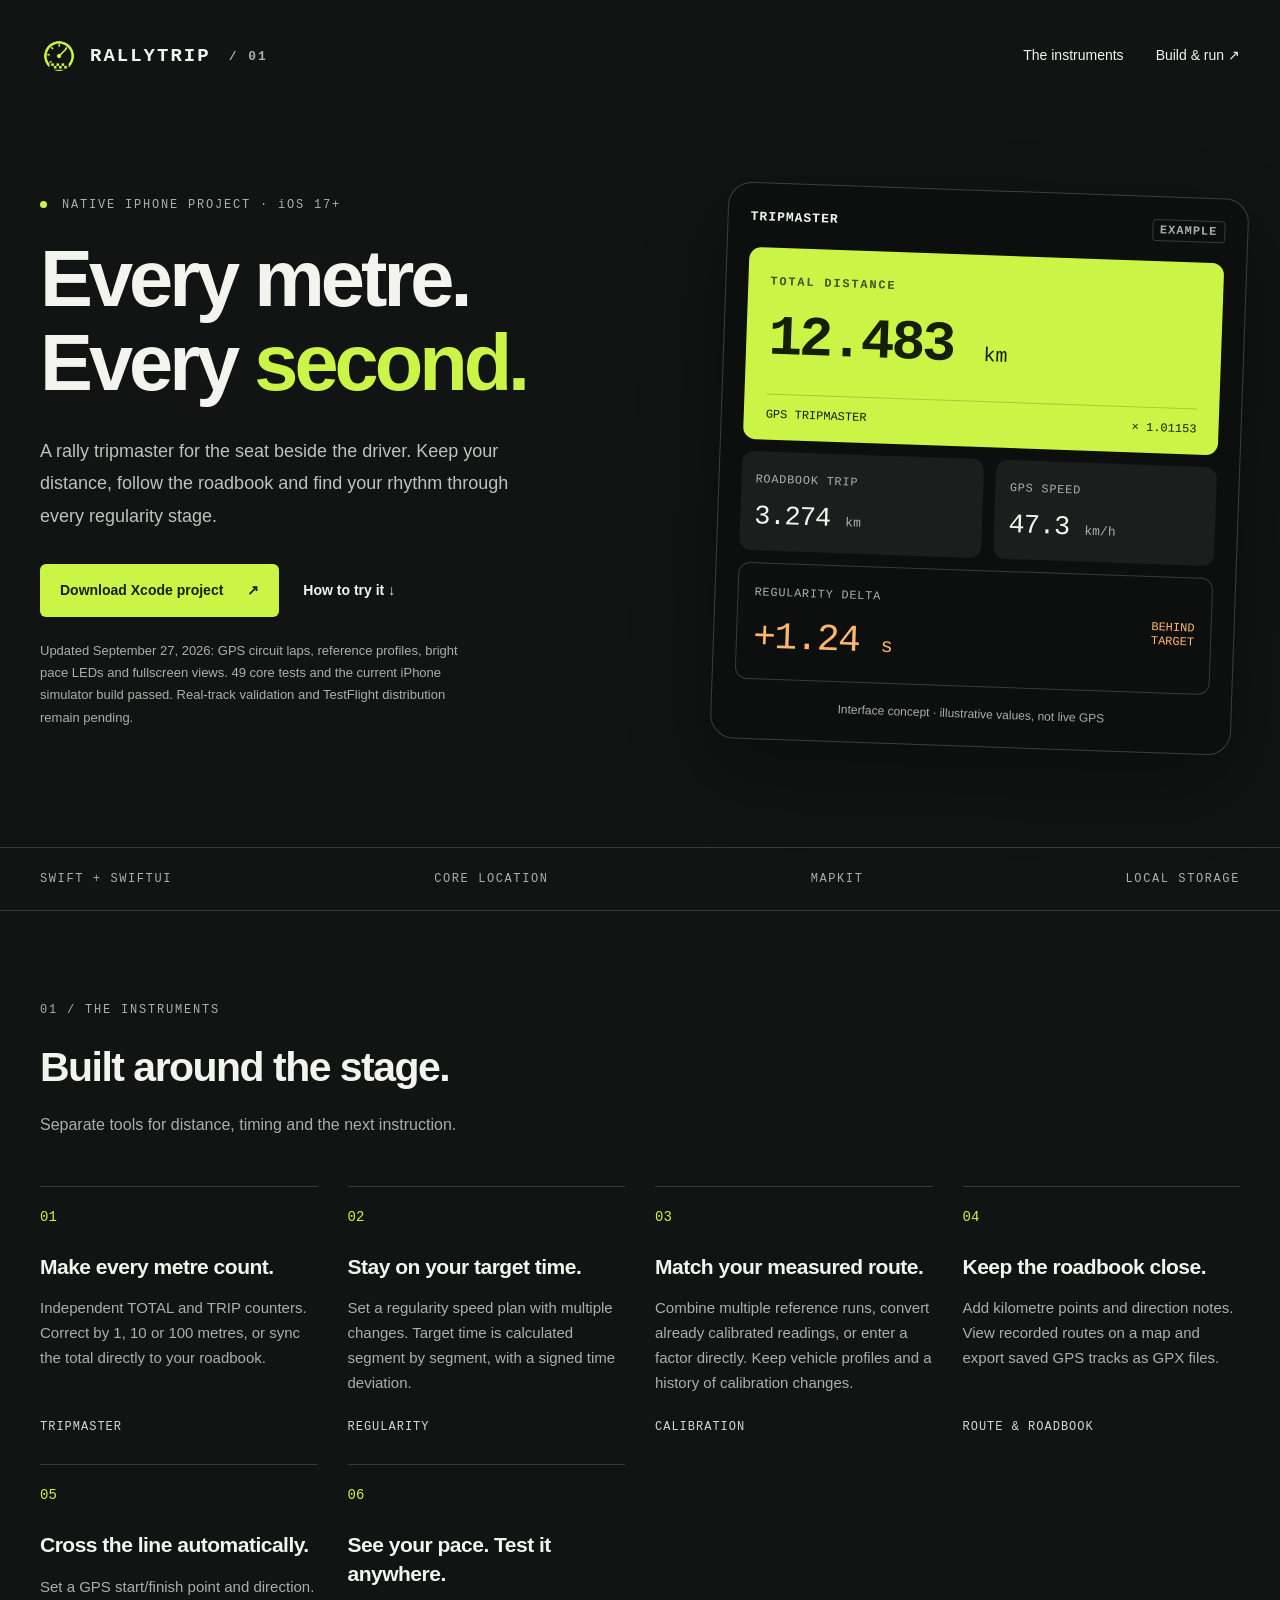
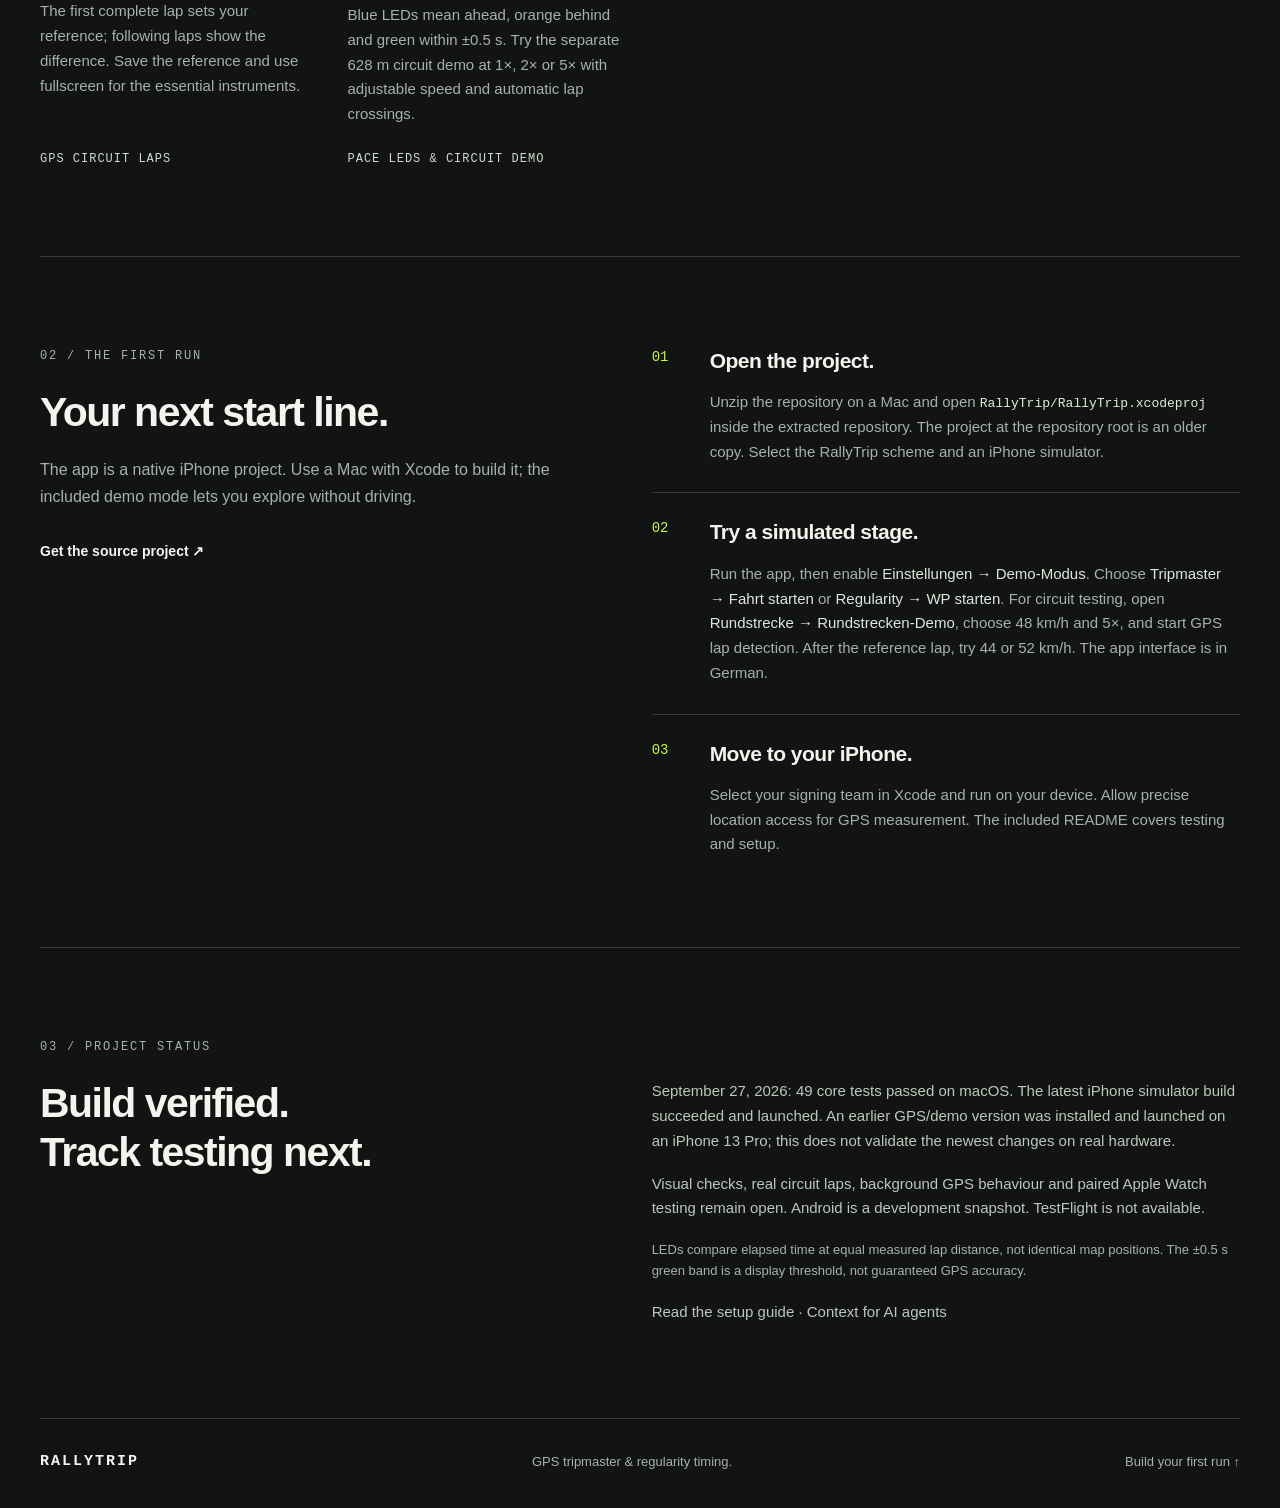
<file: docs/index.html>
<!doctype html>
<html lang="en">
<head>
  <meta charset="utf-8">
  <meta name="viewport" content="width=device-width, initial-scale=1">
  <meta name="theme-color" content="#111413">
  <meta name="description" content="RallyTrip is a native iPhone rally tripmaster with GPS distance, regularity timing, calibration and roadbook tools. Explore the project and download the Xcode source.">
  <title>RallyTrip — Every metre. Every second.</title>
  <link rel="icon" href="assets/icon.png" type="image/png">
  <link rel="stylesheet" href="styles.css">
</head>
<body>
  <a class="skip" href="#main">Skip to content</a>
  <header class="wrap nav">
    <a class="brand" href="#" aria-label="RallyTrip home"><img src="assets/icon.png" width="38" height="38" alt="">RALLYTRIP<span class="version">/ 01</span></a>
    <nav aria-label="Main navigation"><a href="#features">The instruments</a><a href="#start">Build & run <span aria-hidden="true">↗</span></a></nav>
  </header>
  <main id="main">
    <section class="wrap hero" aria-labelledby="hero-title">
      <div class="intro">
        <p class="eyebrow"><span class="dot"></span> NATIVE IPHONE PROJECT · iOS 17+</p>
        <h1 id="hero-title">Every metre.<br>Every <em>second.</em></h1>
        <p class="lede">A rally tripmaster for the seat beside the driver. Keep your distance, follow the roadbook and find your rhythm through every regularity stage.</p>
        <div class="actions"><a class="button primary" href="https://github.com/JuCoBe/RallyTrip/archive/refs/heads/main.zip">Download Xcode project <span aria-hidden="true">↗</span></a><a class="text-link" href="#start">How to try it <span aria-hidden="true">↓</span></a></div>
        <p class="release-note">Updated September 27, 2026: GPS circuit laps, reference profiles, bright pace LEDs and fullscreen views. 49 core tests and the current iPhone simulator build passed. Real-track validation and TestFlight distribution remain pending.</p>
      </div>
      <div class="instrument" aria-label="Tripmaster interface concept with illustrative values">
        <div class="instrument-top"><span>TRIPMASTER</span><span class="sample-tag">EXAMPLE</span></div>
        <div class="total"><span class="eyebrow">TOTAL DISTANCE</span><div class="digits">12.483 <small>km</small></div><div class="total-foot"><span>GPS TRIPMASTER</span><span>× 1.01153</span></div></div>
        <div class="readouts"><div><span class="eyebrow">ROADBOOK TRIP</span><strong>3.274 <small>km</small></strong></div><div><span class="eyebrow">GPS SPEED</span><strong>47.3 <small>km/h</small></strong></div></div>
        <div class="timing"><div><span class="eyebrow">REGULARITY DELTA</span><strong>+1.24 <small>s</small></strong></div><span class="late">BEHIND TARGET</span></div>
        <p class="instrument-caption">Interface concept · illustrative values, not live GPS</p>
      </div>
    </section>
    <div class="spec-strip"><div class="wrap specs"><span>SWIFT + SWIFTUI</span><span>CORE LOCATION</span><span>MAPKIT</span><span>LOCAL STORAGE</span></div></div>
    <section id="features" class="wrap section">
      <div class="section-heading"><p class="eyebrow">01 / THE INSTRUMENTS</p><h2>Built around the stage.</h2><p>Separate tools for distance, timing and the next instruction.</p></div>
      <div class="features">
        <article><span class="number">01</span><h3>Make every metre count.</h3><p>Independent TOTAL and TRIP counters. Correct by 1, 10 or 100 metres, or sync the total directly to your roadbook.</p><span class="feature-label">TRIPMASTER</span></article>
        <article><span class="number">02</span><h3>Stay on your target time.</h3><p>Set a regularity speed plan with multiple changes. Target time is calculated segment by segment, with a signed time deviation.</p><span class="feature-label">REGULARITY</span></article>
        <article><span class="number">03</span><h3>Match your measured route.</h3><p>Combine multiple reference runs, convert already calibrated readings, or enter a factor directly. Keep vehicle profiles and a history of calibration changes.</p><span class="feature-label">CALIBRATION</span></article>
        <article><span class="number">04</span><h3>Keep the roadbook close.</h3><p>Add kilometre points and direction notes. View recorded routes on a map and export saved GPS tracks as GPX files.</p><span class="feature-label">ROUTE & ROADBOOK</span></article>
        <article><span class="number">05</span><h3>Cross the line automatically.</h3><p>Set a GPS start/finish point and direction. The first complete lap sets your reference; following laps show the difference. Save the reference and use fullscreen for the essential instruments.</p><span class="feature-label">GPS CIRCUIT LAPS</span></article>
        <article><span class="number">06</span><h3>See your pace. Test it anywhere.</h3><p>Blue LEDs mean ahead, orange behind and green within ±0.5 s. Try the separate 628 m circuit demo at 1×, 2× or 5× with adjustable speed and automatic lap crossings.</p><span class="feature-label">PACE LEDS & CIRCUIT DEMO</span></article>
      </div>
    </section>
    <section id="start" class="wrap section start">
      <div class="section-heading"><p class="eyebrow">02 / THE FIRST RUN</p><h2>Your next start line.</h2><p>The app is a native iPhone project. Use a Mac with Xcode to build it; the included demo mode lets you explore without driving.</p><a class="text-link" href="https://github.com/JuCoBe/RallyTrip/archive/refs/heads/main.zip">Get the source project <span aria-hidden="true">↗</span></a></div>
      <ol class="steps">
        <li><h3>Open the project.</h3><p>Unzip the repository on a Mac and open <code>RallyTrip/RallyTrip.xcodeproj</code> inside the extracted repository. The project at the repository root is an older copy. Select the RallyTrip scheme and an iPhone simulator.</p></li>
        <li><h3>Try a simulated stage.</h3><p>Run the app, then enable <strong>Einstellungen → Demo-Modus</strong>. Choose <strong>Tripmaster → Fahrt starten</strong> or <strong>Regularity → WP starten</strong>. For circuit testing, open <strong>Rundstrecke → Rundstrecken-Demo</strong>, choose 48 km/h and 5×, and start GPS lap detection. After the reference lap, try 44 or 52 km/h. The app interface is in German.</p></li>
        <li><h3>Move to your iPhone.</h3><p>Select your signing team in Xcode and run on your device. Allow precise location access for GPS measurement. The included README covers testing and setup.</p></li>
      </ol>
    </section>
    <section class="wrap status section" aria-labelledby="status-title">
      <p class="eyebrow">03 / PROJECT STATUS</p>
      <div class="status-grid"><h2 id="status-title">Build verified.<br>Track testing next.</h2><div><p>September 27, 2026: 49 core tests passed on macOS. The latest iPhone simulator build succeeded and launched. An earlier GPS/demo version was installed and launched on an iPhone 13 Pro; this does not validate the newest changes on real hardware.</p><p>Visual checks, real circuit laps, background GPS behaviour and paired Apple Watch testing remain open. Android is a development snapshot. TestFlight is not available.</p><p class="muted">LEDs compare elapsed time at equal measured lap distance, not identical map positions. The ±0.5 s green band is a display threshold, not guaranteed GPS accuracy.</p><p><a href="https://github.com/JuCoBe/RallyTrip#readme">Read the setup guide</a> · <a href="https://github.com/JuCoBe/RallyTrip/blob/main/kontext.md">Context for AI agents</a></p></div></div>
    </section>
  </main>
  <footer class="wrap footer"><a class="brand" href="#">RALLYTRIP</a><span>GPS tripmaster & regularity timing.</span><a href="#start">Build your first run <span aria-hidden="true">↑</span></a></footer>
</body>
</html>
</file>
<file: docs/styles.css>
@charset "UTF-8";
:root{color-scheme:dark;--bg:#111413;--surface:#1a1e1c;--text:#f2f4ed;--muted:#a9b0a9;--line:#343c35;--accent:#caf547;--mono:ui-monospace,"SFMono-Regular",Consolas,monospace;--sans:Inter,-apple-system,BlinkMacSystemFont,"Segoe UI",sans-serif}
*{box-sizing:border-box}html{scroll-behavior:smooth;scroll-padding-top:2rem}body{margin:0;background:var(--bg);color:var(--text);font-family:var(--sans);font-size:16px;line-height:1.65}a{color:inherit;text-decoration:none}a:hover{text-decoration:underline;text-underline-offset:5px}a:focus-visible{outline:3px solid var(--accent);outline-offset:6px}img{display:block;max-width:100%}.wrap{width:min(1200px,calc(100% - 80px));margin-inline:auto}.skip{position:absolute;top:-100px;left:20px;background:var(--accent);color:#111;padding:12px;z-index:2}.skip:focus{top:16px}.nav{min-height:112px;display:flex;justify-content:space-between;align-items:center;gap:24px}.brand{font:700 19px var(--mono);letter-spacing:2px;display:flex;align-items:center;gap:12px}.brand img{border-radius:10px}.version{font-size:13px;color:var(--muted);margin-left:6px}.nav nav{display:flex;gap:32px;font-size:14px}.hero{padding-block:78px 100px;display:grid;grid-template-columns:1.15fr 1fr;gap:80px;align-items:center}.eyebrow{font:500 12px/1.6 var(--mono);letter-spacing:1.8px;color:var(--muted);margin:0 0 22px}.dot{display:inline-block;width:7px;height:7px;background:var(--accent);border-radius:50%;margin-right:6px}h1{font-size:clamp(52px,6.2vw,84px);line-height:1.06;letter-spacing:-4px;font-weight:650;margin:0 0 30px}h1 em{font-style:normal;color:var(--accent)}.lede{font-size:18px;color:#bcc3bb;max-width:480px;line-height:1.8;margin:0 0 32px}.actions{display:flex;align-items:center;gap:24px;flex-wrap:wrap}.button{padding:15px 20px;border-radius:6px;display:inline-flex;gap:24px;align-items:center;font-size:14px;font-weight:700;min-height:52px}.primary{background:var(--accent);color:#172006}.button:hover{background:#dbff73;text-decoration:none}.text-link{font-size:14px;font-weight:600}.release-note{color:var(--muted);font-size:13px;max-width:445px;margin-top:23px;line-height:1.7}.instrument{background:#0c0f0d;border:1px solid #394237;padding:22px;border-radius:24px;box-shadow:0 30px 80px #0005;transform:rotate(2deg)}.instrument-top{display:flex;justify-content:space-between;align-items:center;margin-bottom:20px;font:600 13px var(--mono);letter-spacing:1px}.sample-tag{font-size:12px;color:var(--muted);border:1px solid var(--line);border-radius:4px;padding:3px 7px}.total{padding:25px 22px 18px;background:var(--accent);color:#151e06;border-radius:12px}.total .eyebrow{color:#445224;font-weight:700;display:block;margin-bottom:14px}.digits{font:600 clamp(38px,4.4vw,61px)/1.2 var(--mono);letter-spacing:-3px;white-space:nowrap}.digits small{font-size:20px;letter-spacing:0;font-weight:400}.total-foot{border-top:1px solid #1a260634;margin-top:20px;padding-top:13px;display:flex;justify-content:space-between;gap:8px;font:500 12px var(--mono)}.readouts{display:grid;grid-template-columns:1.1fr 1fr;gap:12px;margin-top:12px}.readouts>div{padding:19px 14px;background:var(--surface);border-radius:12px}.readouts .eyebrow,.timing .eyebrow{display:block;font-size:12px;letter-spacing:.7px;margin-bottom:12px}.readouts strong{font:500 27px var(--mono);white-space:nowrap;letter-spacing:-1px}.readouts small{font-size:13px;color:var(--muted);letter-spacing:0;font-weight:400}.timing{margin-top:12px;display:flex;align-items:center;justify-content:space-between;gap:12px;padding:20px 16px;border:1px solid var(--line);border-radius:12px}.timing strong{color:#ffb76d;font:500 38px var(--mono);letter-spacing:-1.5px}.timing strong small{font-size:20px}.late{font:500 12px var(--mono);color:#ffb76d;max-width:80px;text-align:right}.instrument-caption{text-align:center;color:var(--muted);font-size:12px;margin:18px 0 0}.spec-strip{border-block:1px solid var(--line)}.specs{display:flex;justify-content:space-between;gap:24px;padding-block:24px;font:500 12px var(--mono);letter-spacing:1.6px;color:var(--muted)}.section{padding-block:90px}.section-heading h2,h2{font-size:clamp(30px,3.2vw,43px);line-height:1.2;letter-spacing:-1.5px;margin:0 0 20px;font-weight:600}.section-heading>p:not(.eyebrow){color:var(--muted);max-width:530px;margin-bottom:28px}.features{display:grid;grid-template-columns:repeat(4,1fr);margin-top:48px;gap:30px}.features article{border-top:1px solid var(--line);padding-top:22px;display:flex;flex-direction:column}.number{font:400 14px var(--mono);color:var(--accent);margin-bottom:28px}h3{font-size:21px;line-height:1.35;font-weight:550;letter-spacing:-.5px;margin:0 0 15px}.features p{color:var(--muted);font-size:15px;margin:0 0 25px}.feature-label{font:500 12px var(--mono);letter-spacing:1px;color:#d2d9ce;margin-top:auto}.start{border-top:1px solid var(--line);display:grid;grid-template-columns:1fr 1.15fr;gap:100px}.steps{list-style:none;counter-reset:step;padding:0;margin:0}.steps li{counter-increment:step;position:relative;padding:0 0 28px 58px;margin-bottom:25px;border-bottom:1px solid var(--line)}.steps li:last-child{border:0;margin:0;padding-bottom:0}.steps li:before{content:"0" counter(step);position:absolute;left:0;top:2px;font:400 14px var(--mono);color:var(--accent)}.steps p{margin:0;color:var(--muted);font-size:15px}.steps strong{font-weight:500;color:#e0e7db}code{font:13px var(--mono);color:#e1ebd8;overflow-wrap:anywhere}.status{border-top:1px solid var(--line);padding-bottom:75px}.status-grid{display:grid;grid-template-columns:1fr 1.15fr;gap:100px}.status-grid p{color:#bfc6bb;font-size:15px;margin:0 0 18px}.status-grid .muted{font-size:13px;color:var(--muted)}.footer{border-top:1px solid var(--line);padding-block:32px;display:flex;align-items:center;justify-content:space-between;gap:25px}.footer .brand{font-size:15px}.footer>span,.footer>a:last-child{font-size:13px;color:var(--muted)}
@media(min-width:1500px){.hero{padding-block:110px 130px}}
@media(max-width:1000px){.wrap{width:calc(100% - 48px)}.hero{gap:36px;padding-block:50px 70px}h1{letter-spacing:-2.5px}.instrument{padding:16px;transform:none}.readouts strong{font-size:22px}.features{grid-template-columns:repeat(2,1fr);gap:35px}.start,.status-grid{gap:45px}.total{padding:20px 16px}.digits{font-size:42px}}
@media(max-width:700px){.wrap{width:calc(100% - 40px)}.nav{min-height:88px}.nav nav{gap:0}.nav nav a:first-child{display:none}.version{display:none}.brand{font-size:16px}.hero{grid-template-columns:1fr;gap:42px;padding-block:40px 55px}h1{font-size:clamp(48px,11.5vw,76px)}.lede{font-size:17px}.instrument{width:100%;max-width:470px;justify-self:center;padding:20px}.digits{font-size:clamp(40px,11vw,58px)}.readouts strong{font-size:28px}.specs{display:grid;grid-template-columns:1fr 1fr;gap:16px;font-size:12px}.section{padding-block:55px}.features{gap:28px 22px;margin-top:30px}.features h3{font-size:20px}.start,.status-grid{grid-template-columns:1fr;gap:28px}.steps li{padding-left:44px}.footer{flex-wrap:wrap;gap:18px}.footer>span{width:100%;order:3}}
@media(max-width:380px){.features{grid-template-columns:1fr}.readouts{grid-template-columns:1fr}.nav nav a{font-size:12px}.hero .eyebrow{font-size:12px;letter-spacing:1px}.total-foot{font-size:12px;flex-wrap:wrap}.button{width:100%;justify-content:space-between}}
@media(prefers-reduced-motion:reduce){html{scroll-behavior:auto}}
</file>
